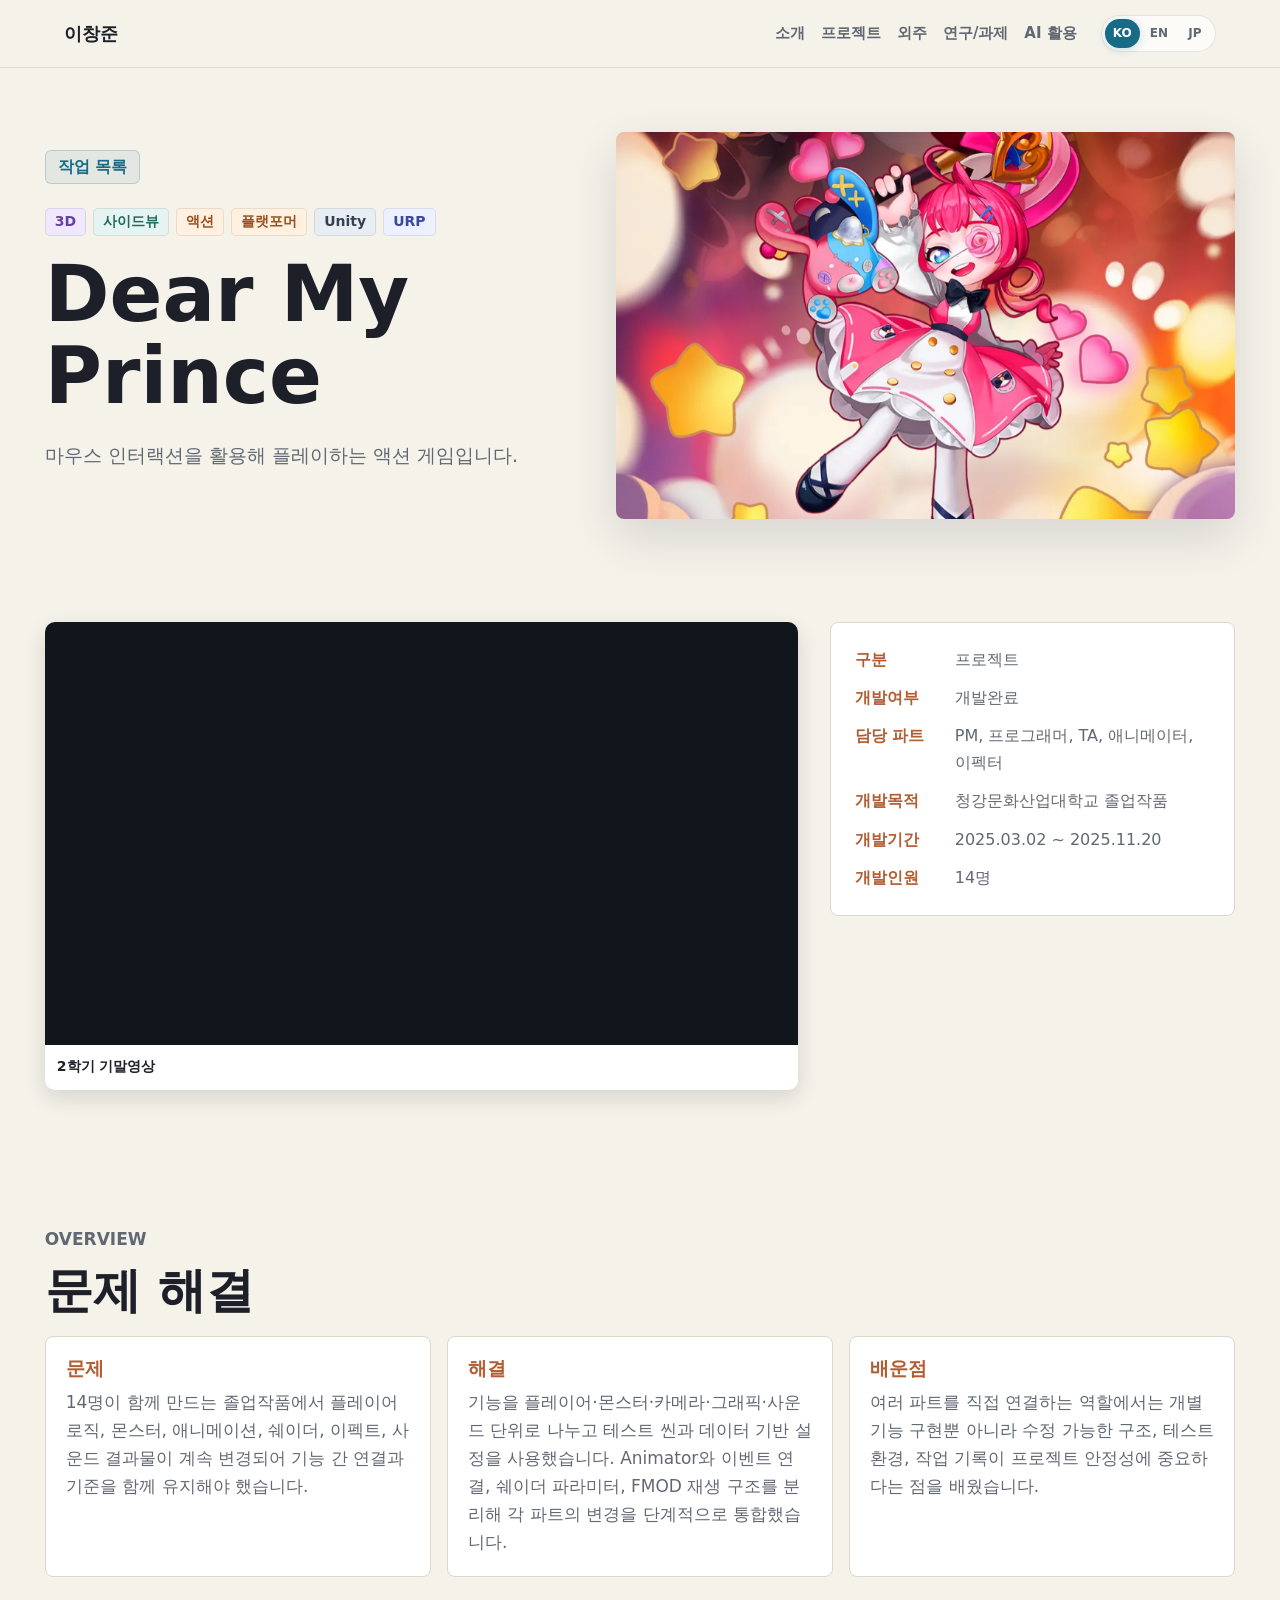
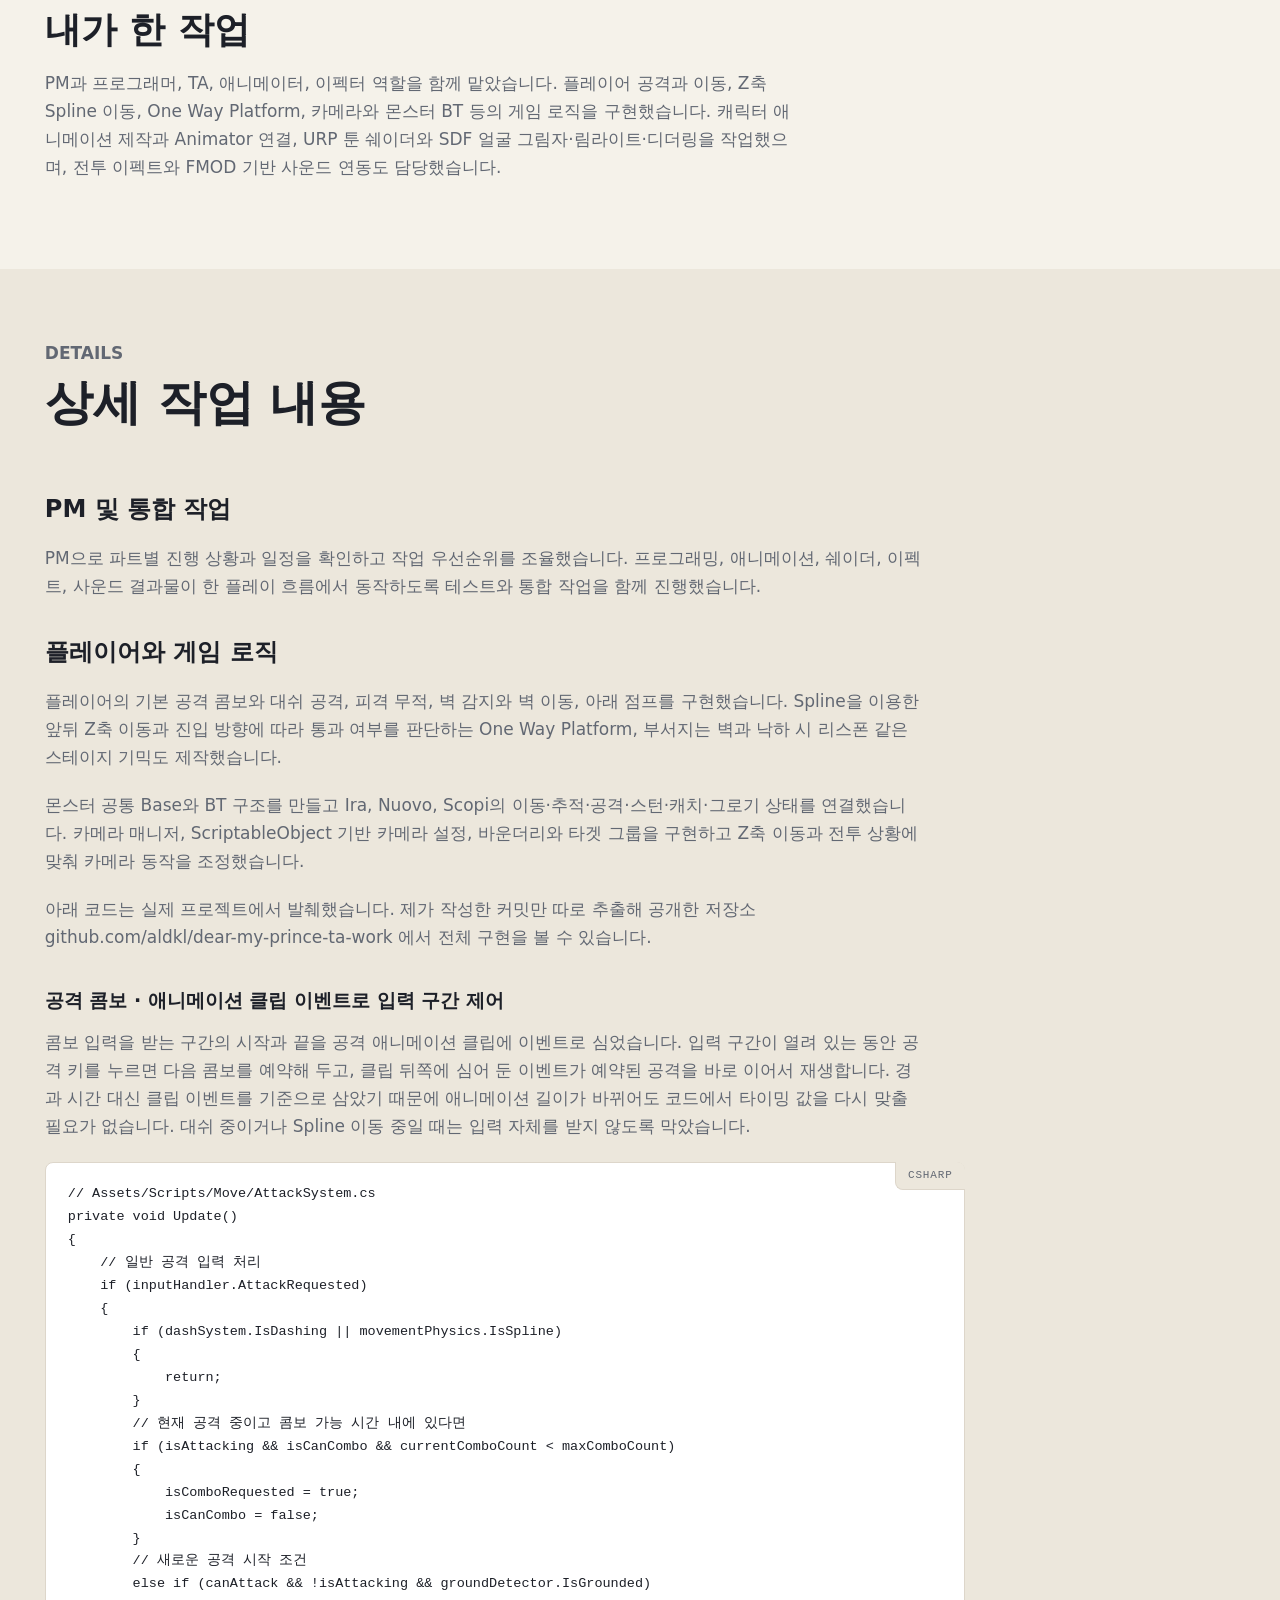
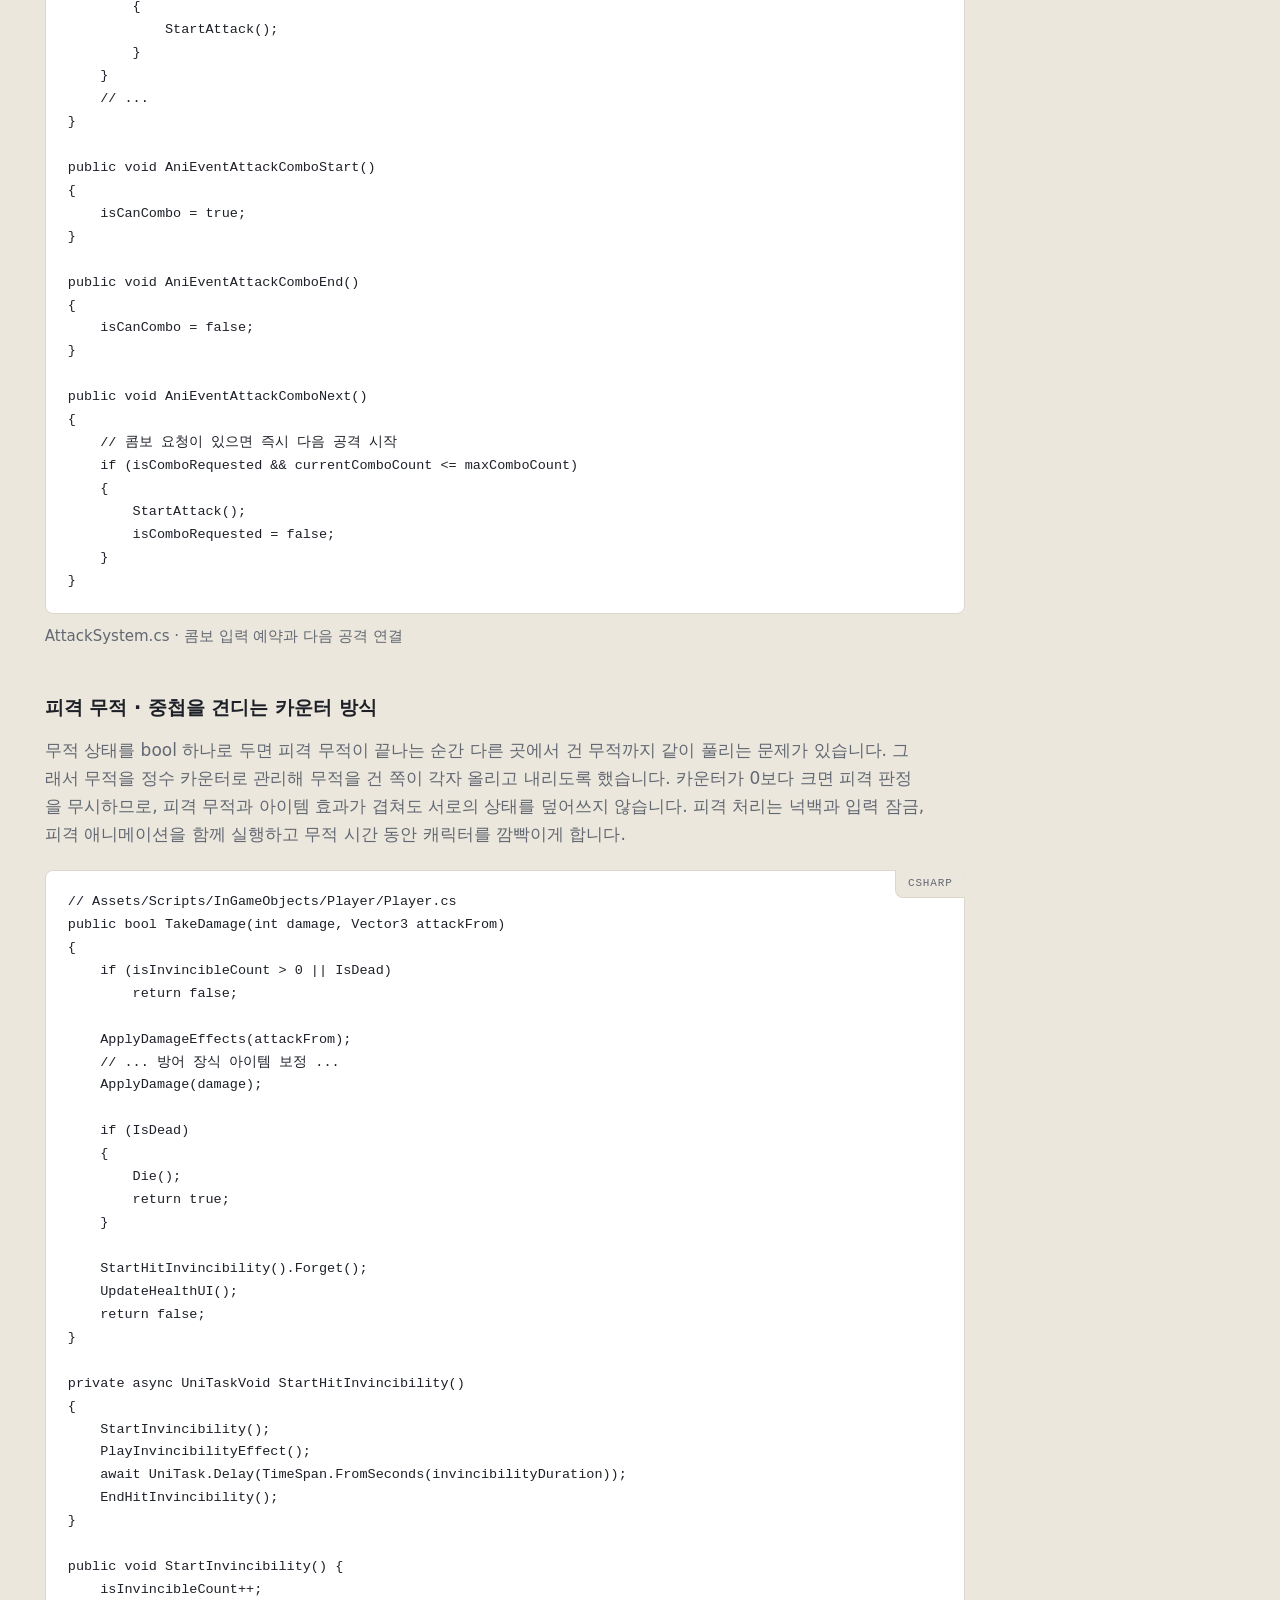
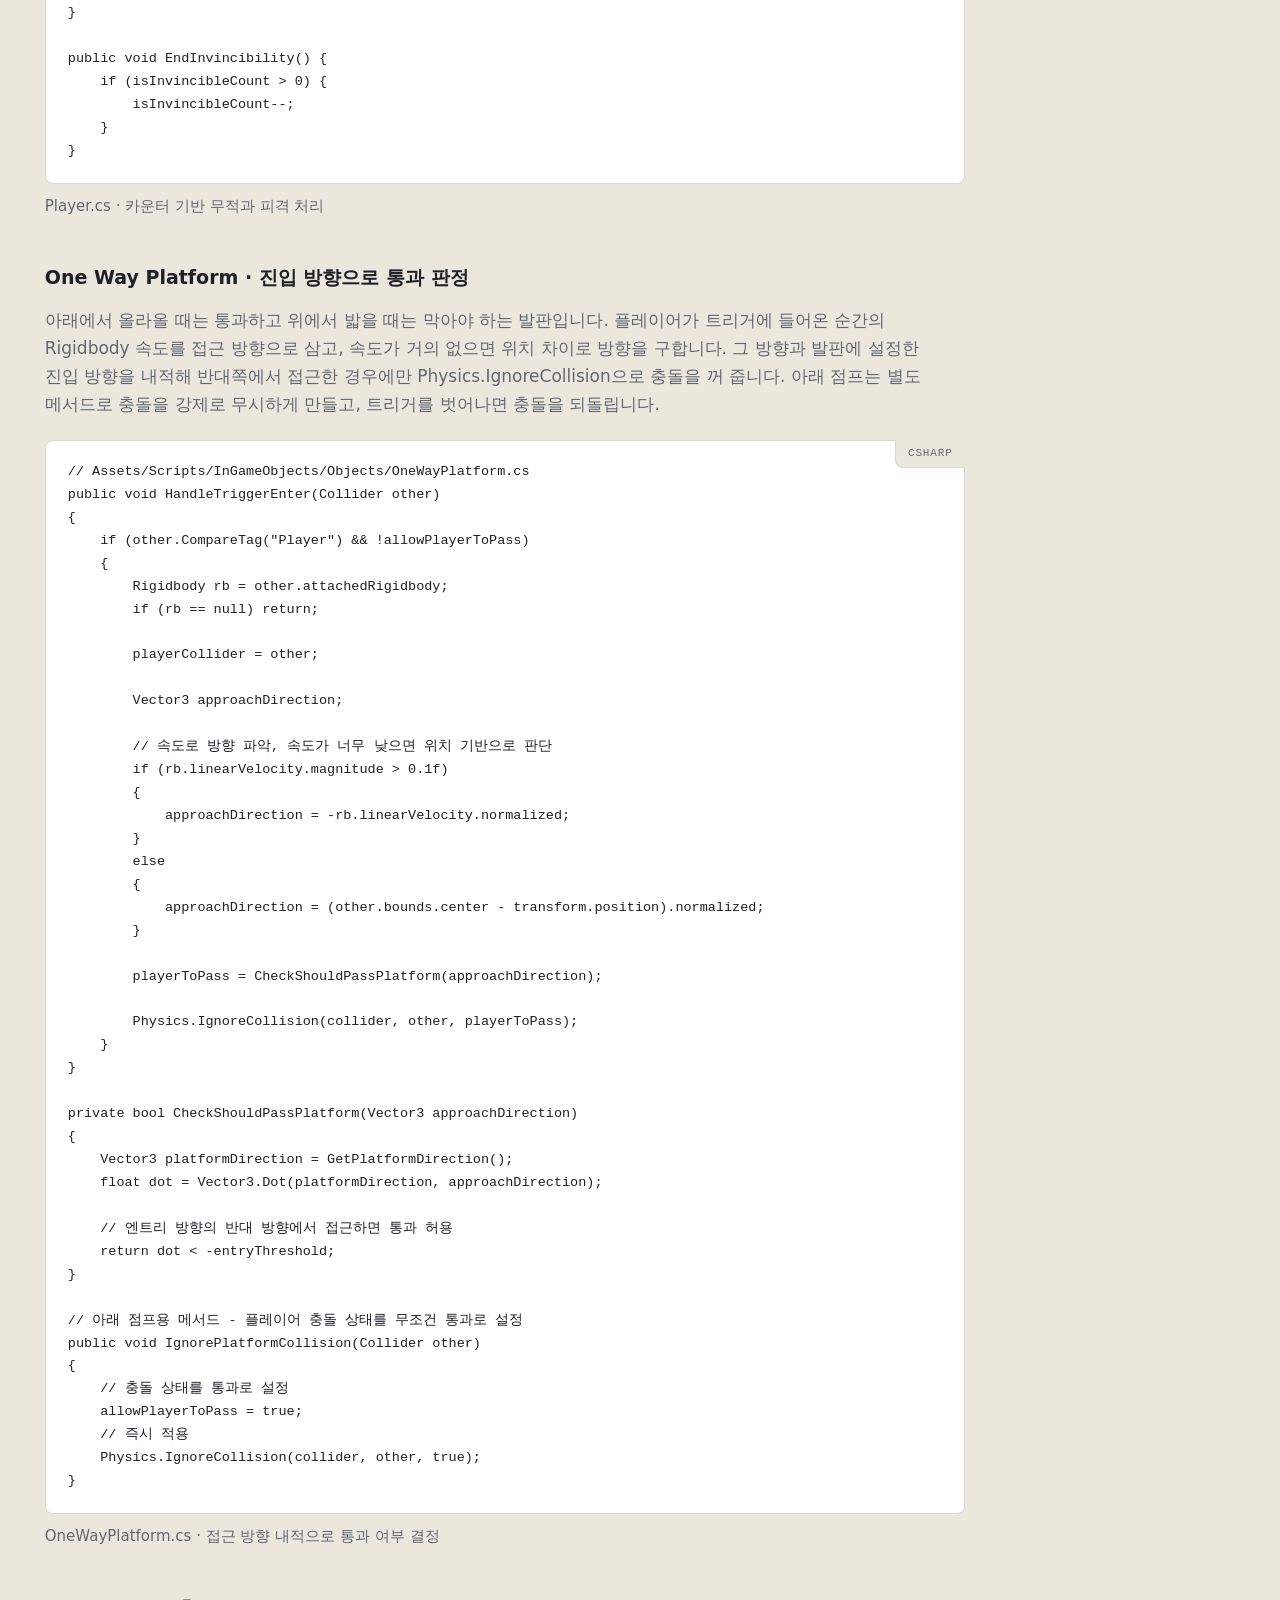
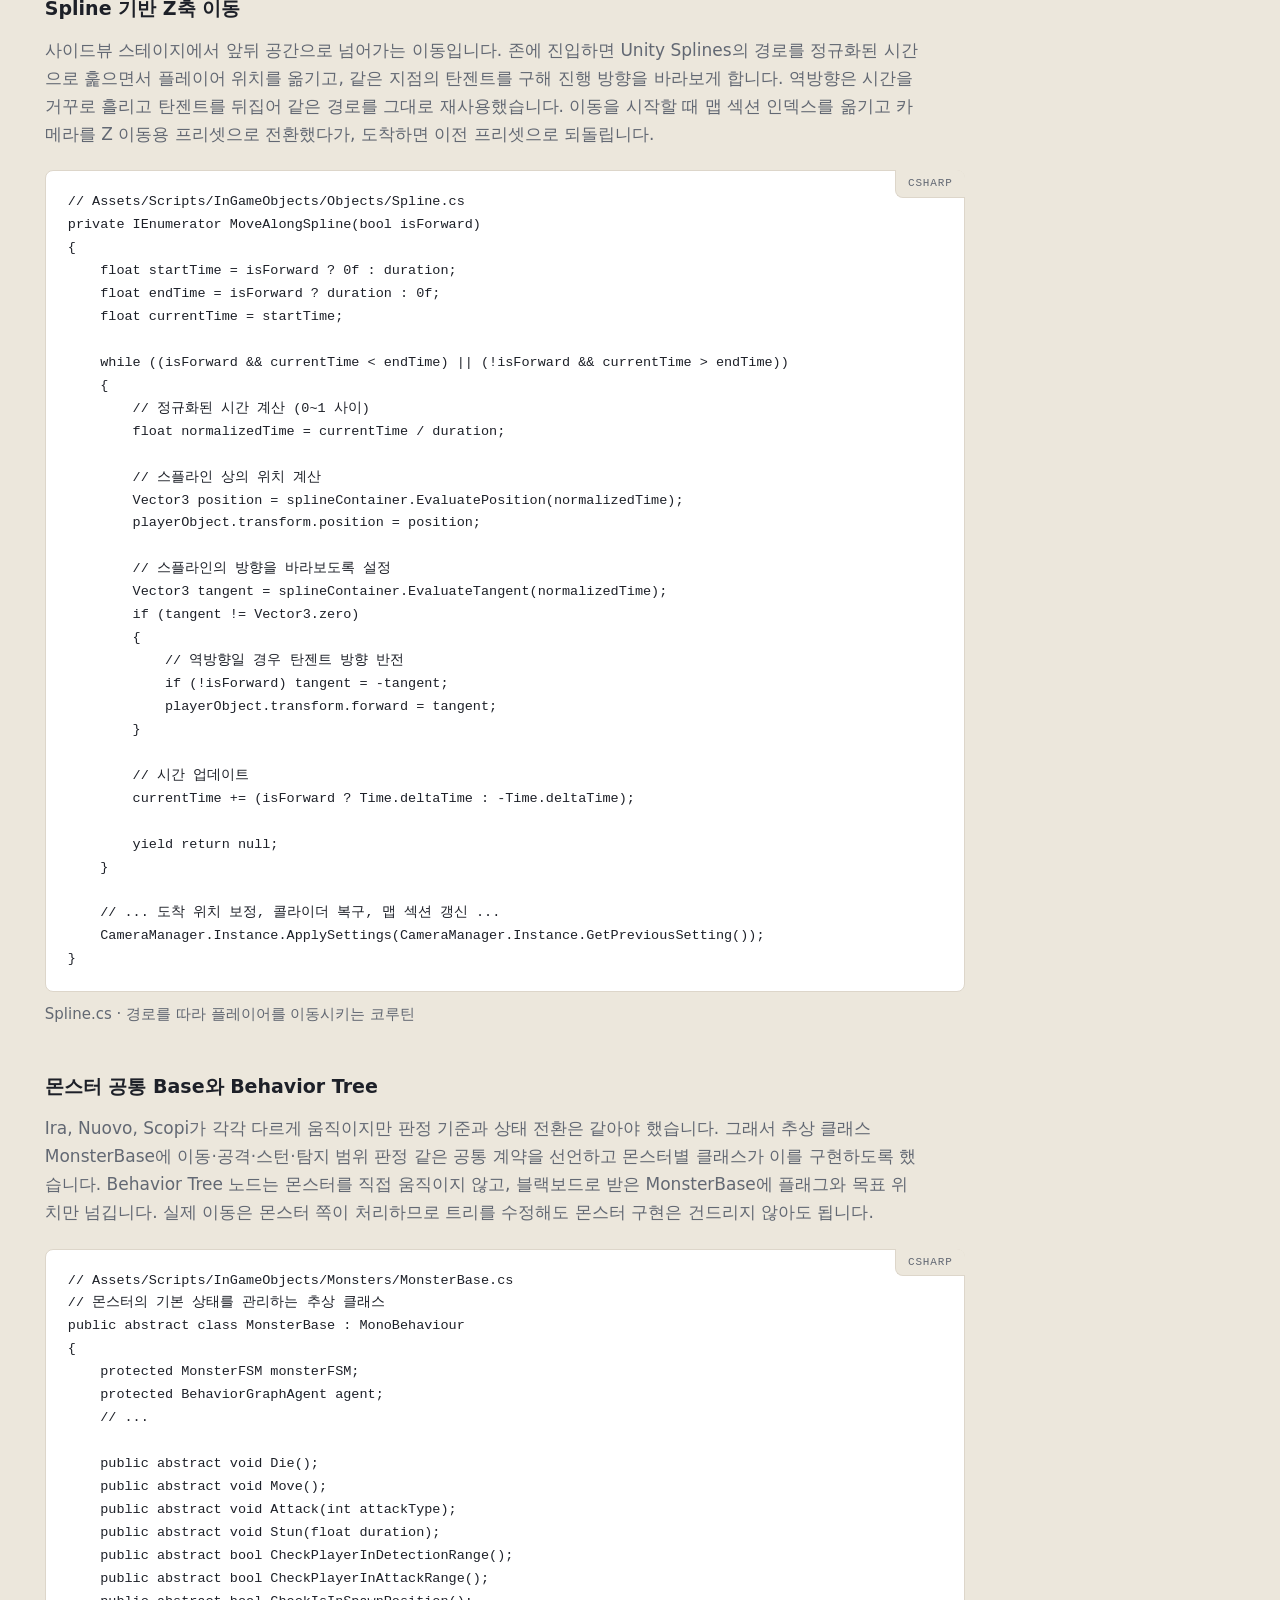
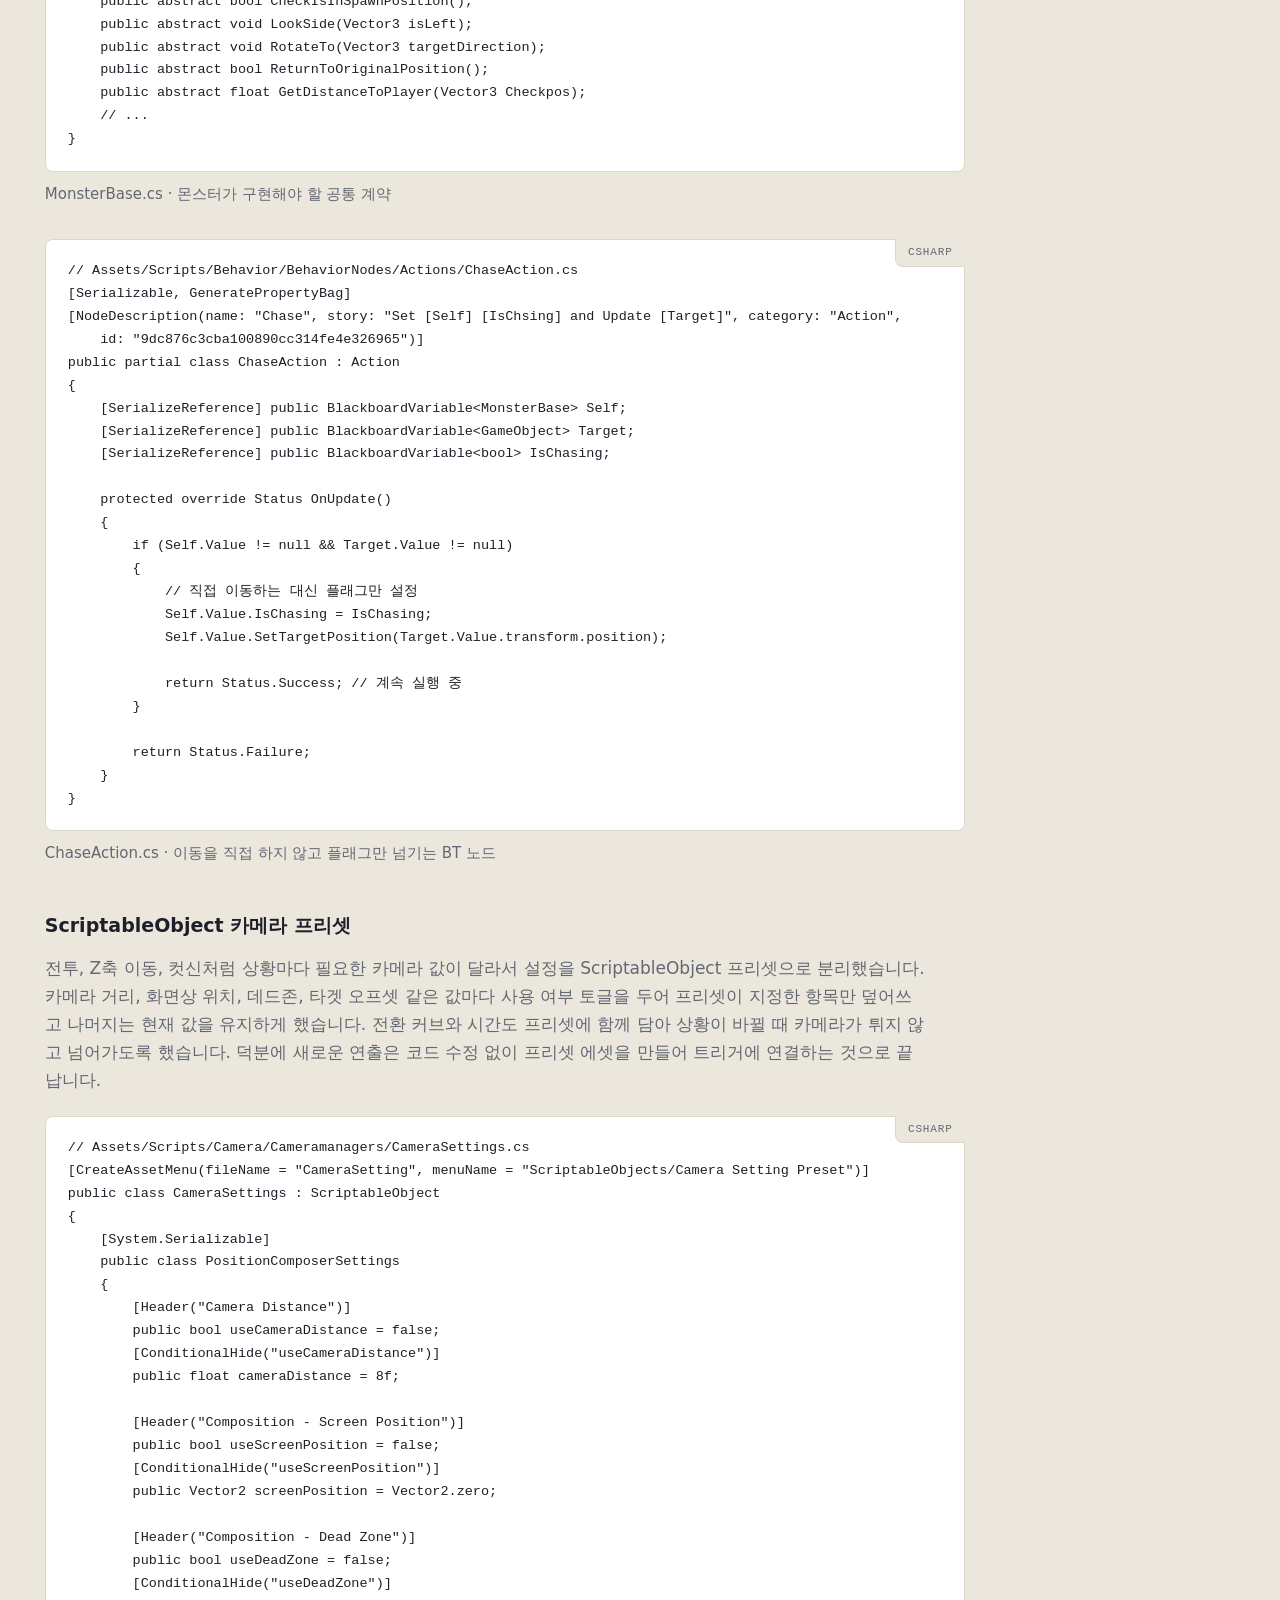
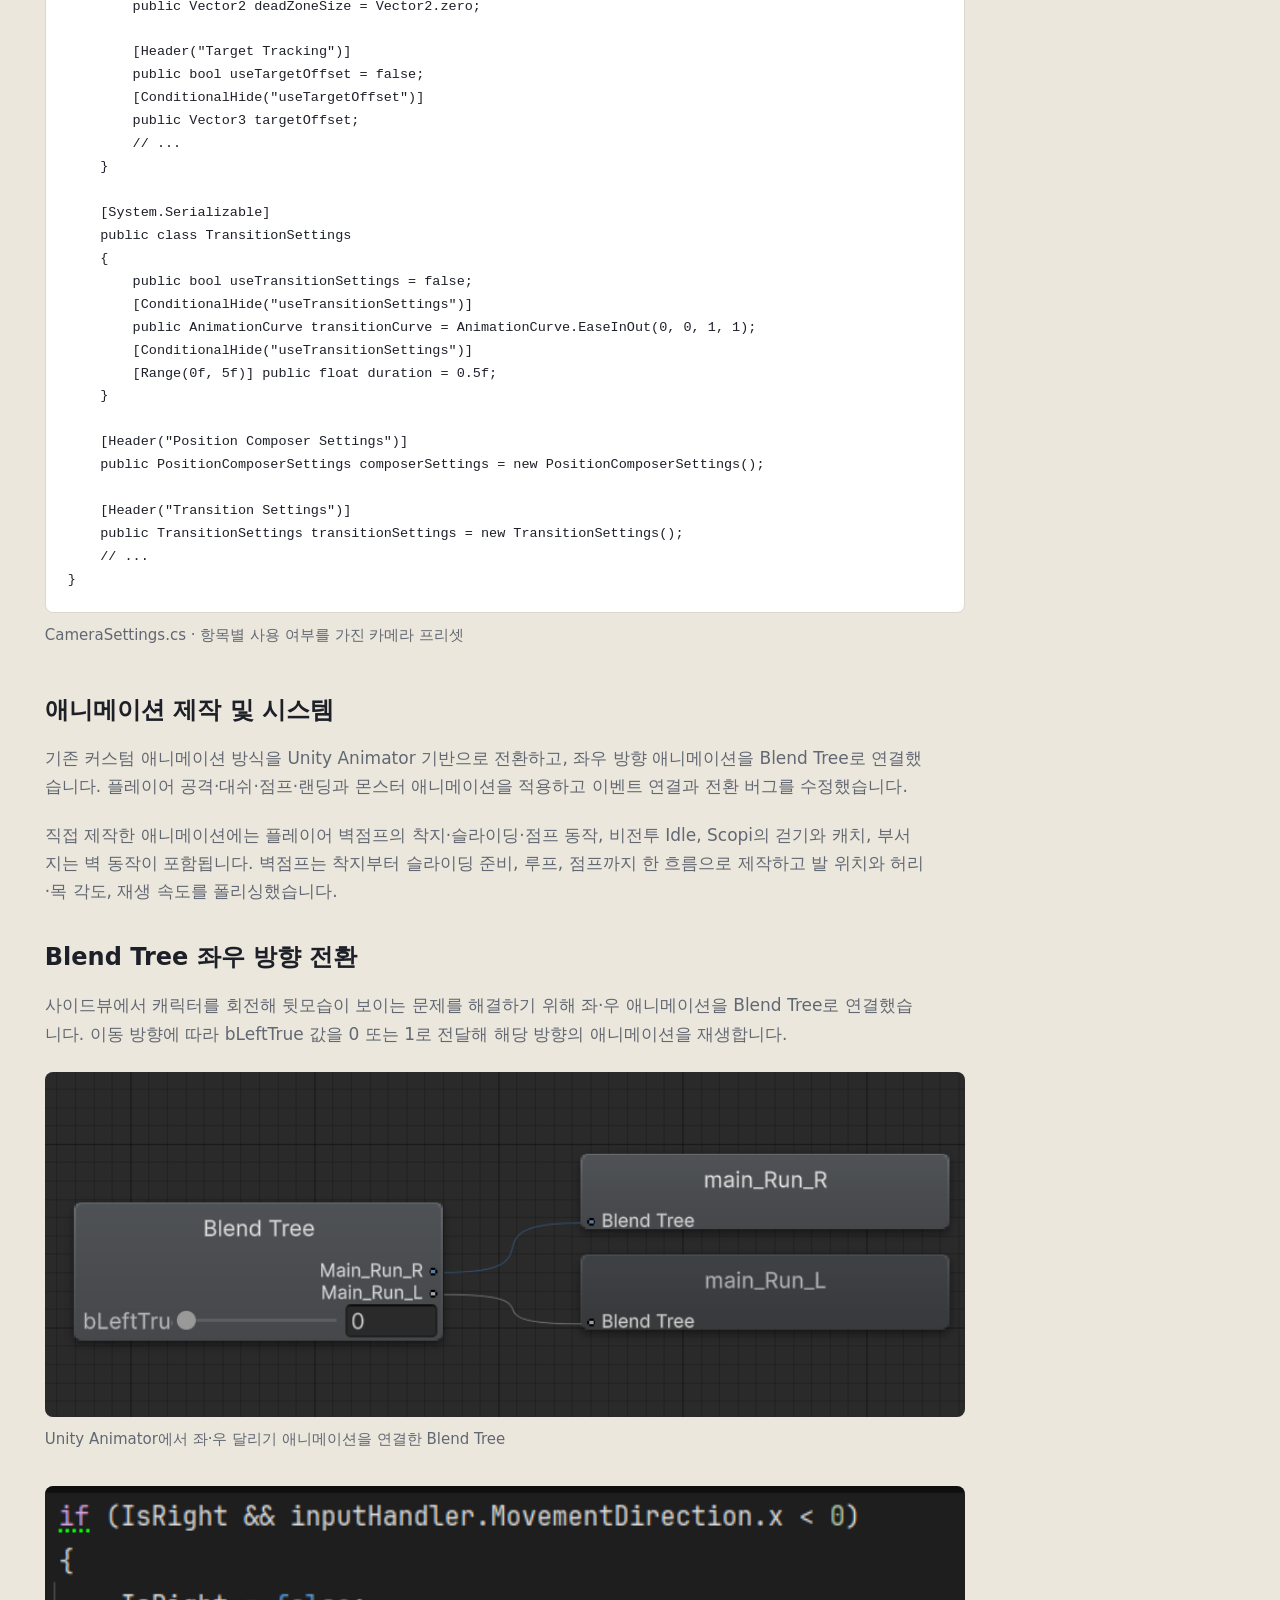
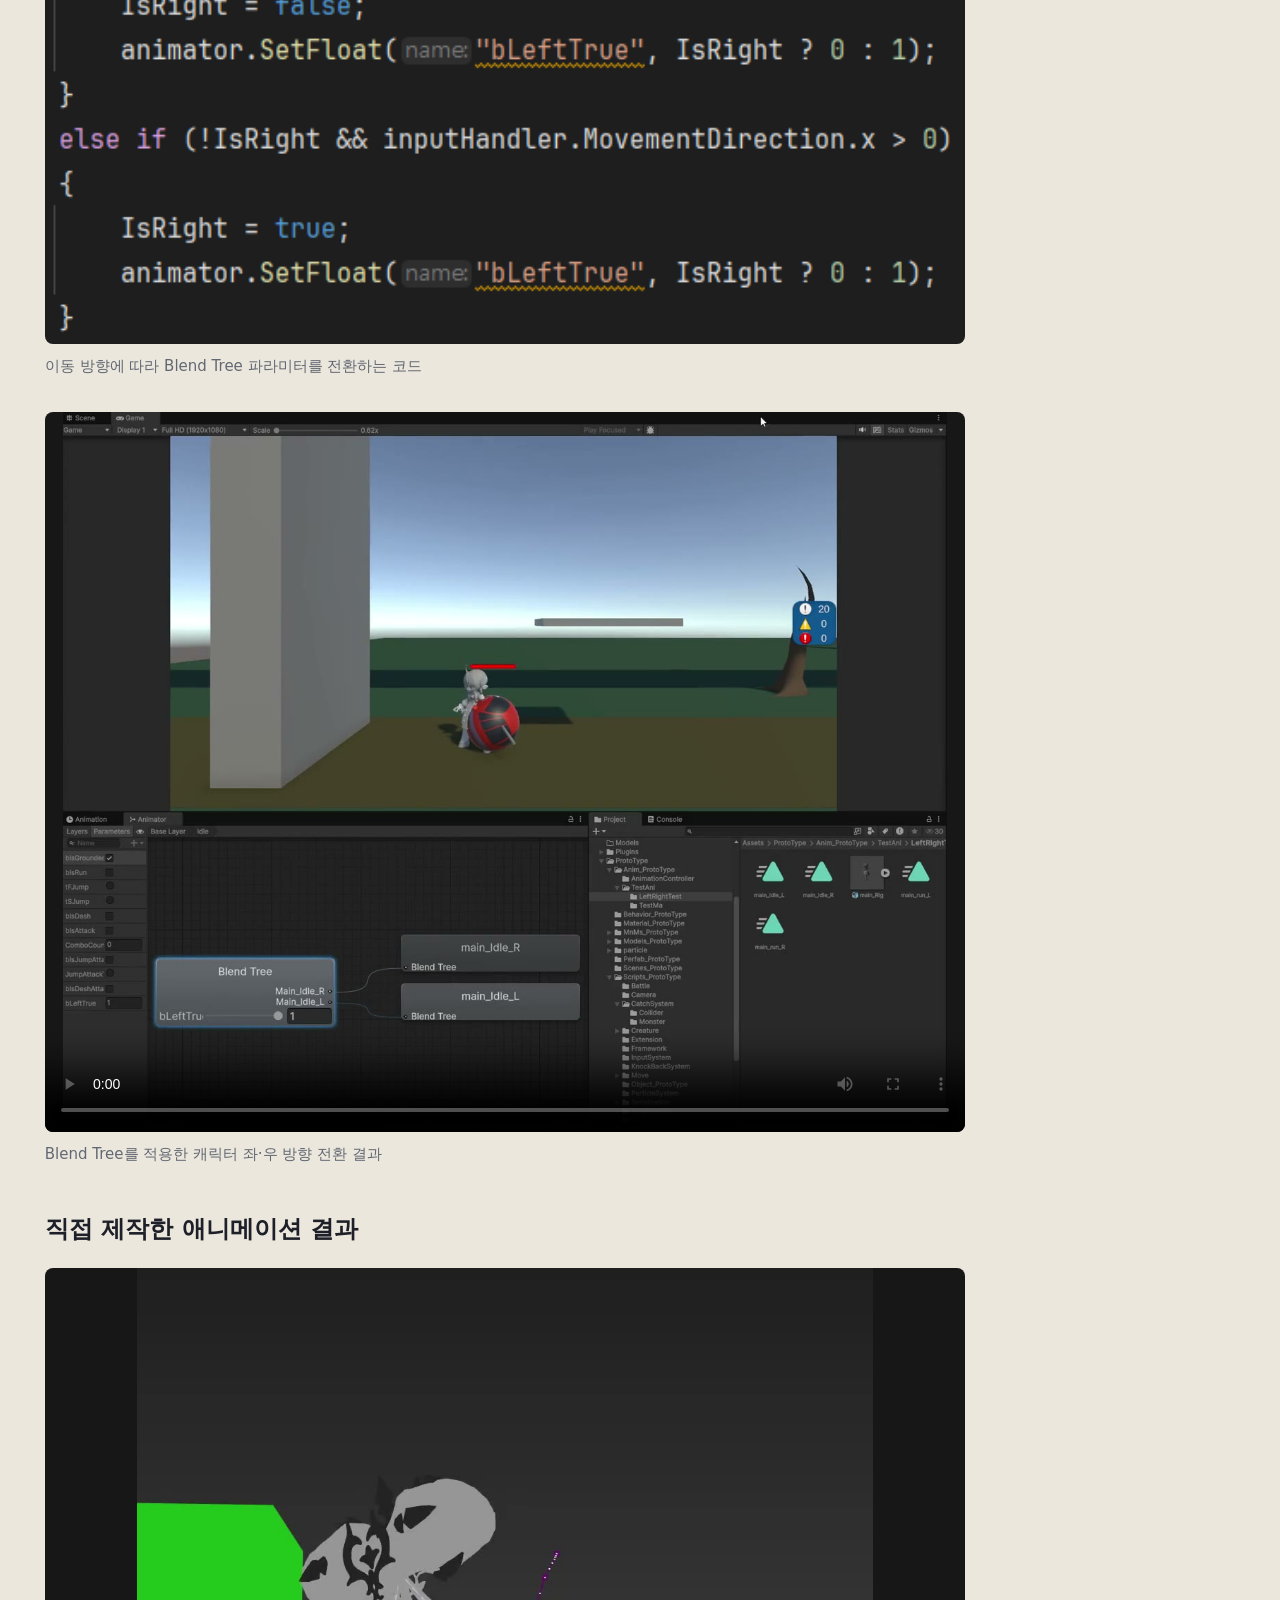
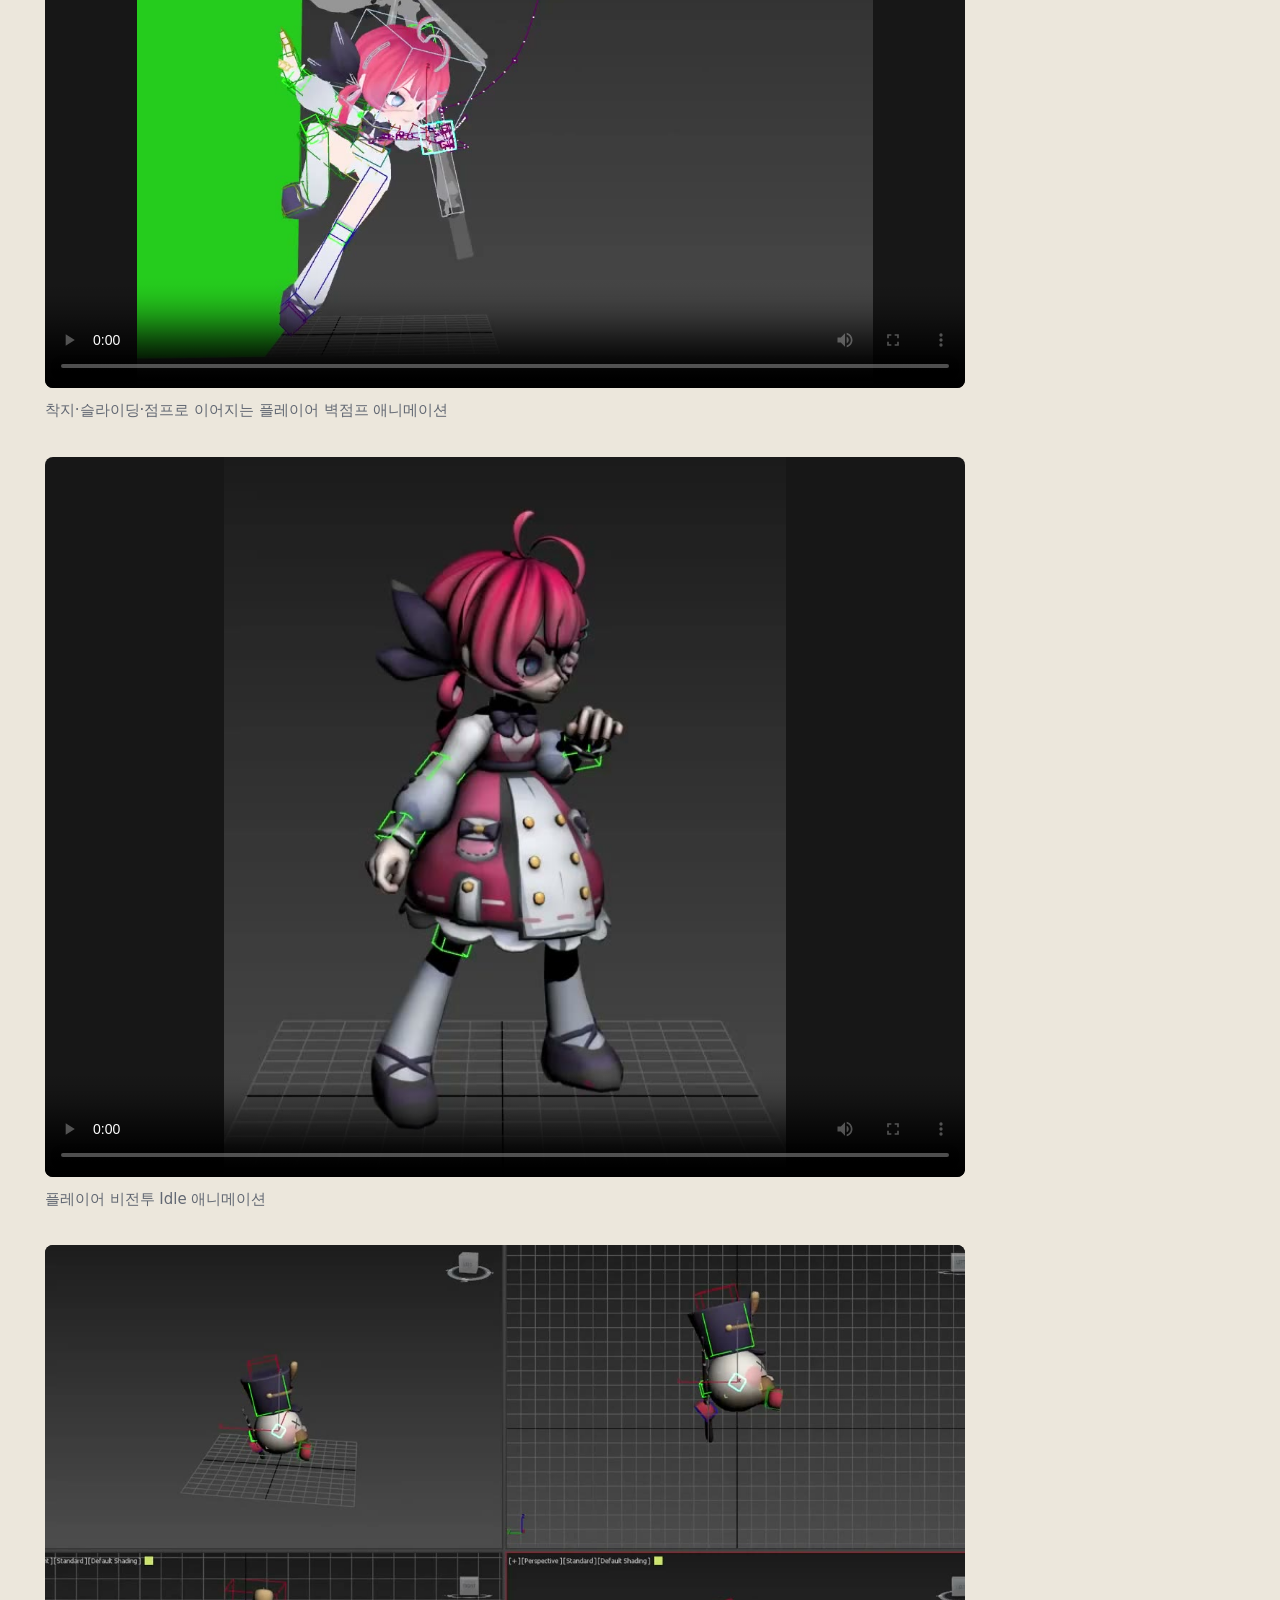
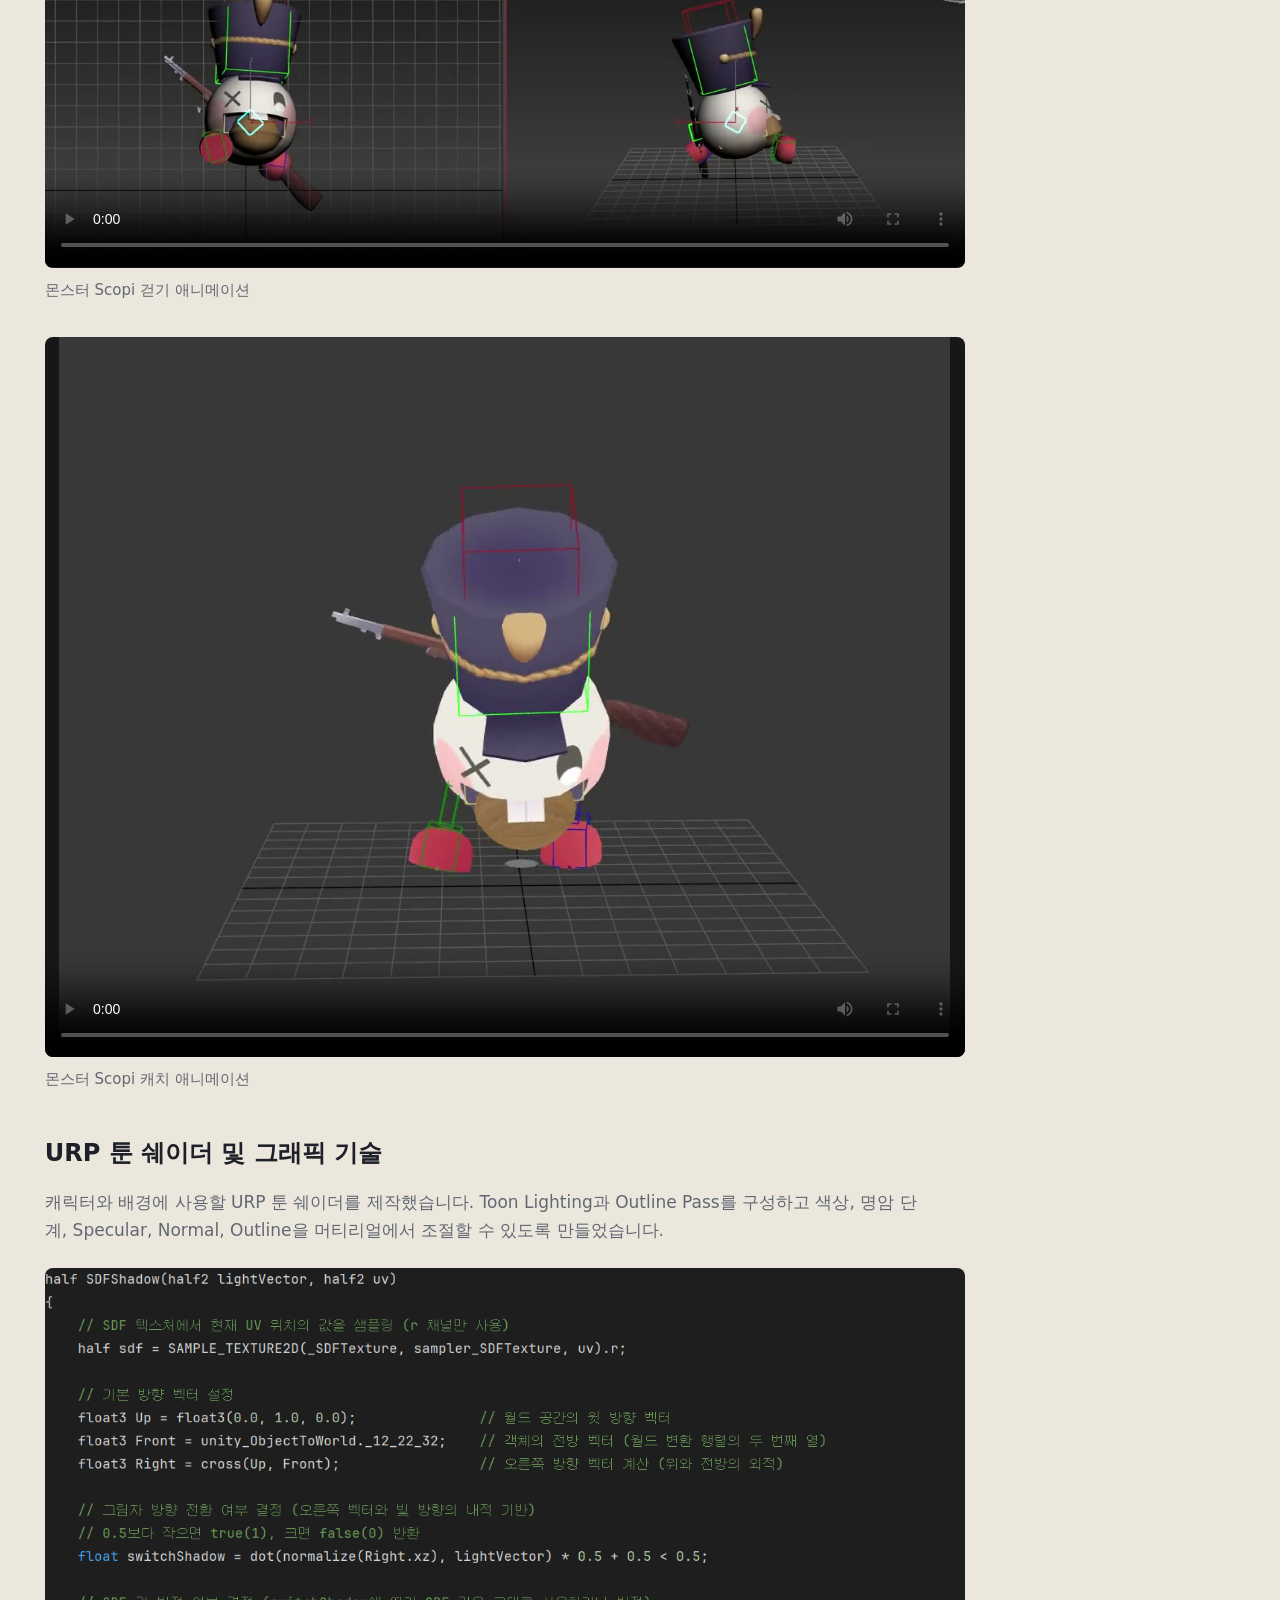
<file: project.html>
<!doctype html>
<html lang="ko">
  <head>
    <meta charset="utf-8">
    <meta name="viewport" content="width=device-width, initial-scale=1">
    <meta name="description" content="이창준 포트폴리오 프로젝트 상세">
    <title>Project | 이창준 Portfolio</title>
    <link rel="canonical" href="https://aldkl.github.io/Portfolio/project.html">
    <meta name="robots" content="index, follow, max-image-preview:large">
    <meta name="author" content="이창준">

    <meta property="og:type" content="article">
    <meta property="og:site_name" content="이창준 Portfolio">
    <meta property="og:url" content="https://aldkl.github.io/Portfolio/project.html">
    <meta property="og:title" content="Project | 이창준 Portfolio">
    <meta property="og:description" content="이창준 포트폴리오 프로젝트 상세">
    <meta property="og:image" content="https://aldkl.github.io/Portfolio/assets/portfolio/memoria.png">
    <meta property="og:locale" content="ko_KR">
    <meta name="twitter:card" content="summary_large_image">

    <link rel="stylesheet" href="styles.css?v=20260922a">
  </head>
  <body>
    <header class="site-header">
      <a class="brand" href="index.html#top" aria-label="이창준 포트폴리오 홈">이창준</a>
      <nav class="nav" aria-label="Primary navigation">
        <a href="index.html#top">소개</a>
        <a href="index.html#projects">프로젝트</a>
        <a href="index.html#freelance">외주</a>
        <a href="index.html#studies">연구/과제</a>
        <a href="index.html#ai-usage">AI 활용</a>
      </nav>
      <div class="language-switcher notranslate" aria-label="언어 선택">
        <button type="button" data-language="ko" lang="ko">KO</button>
        <button type="button" data-language="en" lang="en">EN</button>
        <button type="button" data-language="ja" lang="ja">JP</button>
      </div>
    </header>

    <main class="detail-page" data-project-detail>
      <section class="detail-hero" aria-labelledby="project-title">
        <div class="section__inner detail-hero__inner">
          <div>
            <a class="back-link" href="index.html#projects">작업 목록</a>
            <ul class="tag-list tag-list--detail" data-project-tags></ul>
            <h1 id="project-title" data-project-title>Project</h1>
            <p class="hero__copy" data-project-summary></p>
            <div class="project-links" data-project-links></div>
          </div>
          <img class="detail-hero__image" data-project-image alt="">
          <dl class="detail-specs" data-project-specs></dl>
        </div>
      </section>

      <section class="section" aria-labelledby="project-info-title">
        <div class="section__inner">
          <p class="section__label">Overview</p>
          <h2 id="project-info-title">문제 해결</h2>
          <div class="learning-grid">
            <section>
              <h3>문제</h3>
              <p data-project-problem></p>
            </section>
            <section>
              <h3>해결</h3>
              <p data-project-solution></p>
            </section>
            <section>
              <h3>배운점</h3>
              <p data-project-learned></p>
            </section>
          </div>
          <h2 class="subsection-title">내가 한 작업</h2>
          <p data-project-role></p>
        </div>
      </section>

      <section class="section section--muted" aria-labelledby="content-title">
        <div class="section__inner">
          <div class="section-heading">
            <div>
              <p class="section__label">Details</p>
              <h2 id="content-title" data-detail-content-title>상세 작업 내용</h2>
            </div>
          </div>
          <div data-project-content></div>
        </div>
      </section>
    </main>

    <footer id="contact" class="footer">
      <span>© 2026 이창준 Portfolio · wns0134@gmail.com</span>
    </footer>
    <script src="scripts/portfolio-data.js?v=20260922a"></script>
    <script src="scripts/work-content.js?v=20260922a"></script>
    <script src="scripts/tag-utils.js?v=20260922a"></script>
    <script src="scripts/render-project-detail.js?v=20260922a"></script>
    <script src="scripts/locales.js?v=20260922a"></script>
    <script src="scripts/i18n.js"></script>
  </body>
</html>
</file>
<file: styles.css>
:root {
  color-scheme: light;
  --bg: #f5f2ea;
  --surface: #ffffff;
  --surface-soft: #ece7dc;
  --ink: #1d2028;
  --muted: #626873;
  --line: #ddd6ca;
  --accent: #176b87;
  --accent-strong: #10485b;
  --warm: #b25d32;
  --shadow: 0 18px 48px rgba(29, 32, 40, 0.14);
}

* {
  box-sizing: border-box;
}

html {
  scroll-behavior: smooth;
}

body {
  margin: 0;
  background: var(--bg);
  color: var(--ink);
  font-family:
    "Pretendard", "Noto Sans KR", Inter, system-ui, -apple-system, BlinkMacSystemFont,
    "Segoe UI", sans-serif;
  line-height: 1.65;
}

img {
  display: block;
  max-width: 100%;
}

a {
  color: inherit;
  text-decoration: none;
}

.site-header {
  position: sticky;
  top: 0;
  z-index: 20;
  display: flex;
  align-items: center;
  justify-content: space-between;
  gap: 24px;
  min-height: 68px;
  padding: 0 clamp(20px, 5vw, 72px);
  border-bottom: 1px solid rgba(29, 32, 40, 0.1);
  background: rgba(245, 242, 234, 0.92);
  backdrop-filter: blur(16px);
}

.brand {
  font-size: 18px;
  font-weight: 850;
}

.nav {
  display: flex;
  flex-wrap: wrap;
  justify-content: flex-end;
  gap: 16px;
  color: var(--muted);
  font-size: 15px;
  font-weight: 750;
  margin-left: auto;
}

.language-switcher {
  display: flex;
  align-items: center;
  gap: 2px;
  padding: 3px;
  border: 1px solid rgba(29, 32, 40, 0.1);
  border-radius: 999px;
  background: rgba(255, 255, 255, 0.62);
}

.language-switcher button {
  min-width: 34px;
  padding: 5px 8px;
  border: 0;
  border-radius: 999px;
  background: transparent;
  color: var(--muted);
  font: inherit;
  font-size: 12px;
  font-weight: 800;
  cursor: pointer;
}

.language-switcher button:hover,
.language-switcher button:focus-visible {
  background: var(--surface-soft);
  color: var(--accent);
}

.language-switcher button[aria-pressed="true"] {
  background: var(--accent);
  color: #fff;
  box-shadow: 0 2px 8px rgba(23, 107, 135, 0.22);
}

.nav a:hover,
.nav a:focus-visible,
.project a:not(.project-detail-link):hover,
.project a:not(.project-detail-link):focus-visible,
.contact-panel a:hover,
.contact-panel a:focus-visible {
  color: var(--accent);
}

.hero {
  display: grid;
  grid-template-columns: minmax(0, 1.05fr) minmax(320px, 0.95fr);
  align-items: center;
  gap: clamp(28px, 5vw, 76px);
  min-height: calc(82svh - 68px);
  padding: clamp(36px, 5vw, 64px) clamp(20px, 3.5vw, 48px) clamp(40px, 5vw, 68px);
  overflow: hidden;
}

.hero__media {
  min-height: 360px;
  border-radius: 8px;
  box-shadow: var(--shadow);
  overflow: hidden;
}

.hero__media img {
  width: 100%;
  height: 100%;
  min-height: 360px;
  object-fit: cover;
}

.hero--profile .hero__media {
  justify-self: center;
  width: min(100%, 460px);
  min-height: auto;
}

.hero--profile .hero__media img {
  aspect-ratio: 4 / 5;
  min-height: auto;
  object-position: 50% 40%;
}

.hero__content {
  max-width: 760px;
}

.eyebrow,
.section__label {
  margin: 0 0 10px;
  color: var(--accent);
  font-size: 14px;
  font-weight: 850;
  letter-spacing: 0;
  text-transform: uppercase;
}

h1,
h2,
h3,
p,
figure {
  margin-top: 0;
}

h1 {
  margin-bottom: 22px;
  font-size: clamp(42px, 6.6vw, 78px);
  line-height: 1.05;
}

.hero-title {
  max-width: 680px;
  word-break: keep-all;
}

.hero-title span {
  display: block;
}

.hero-title__name {
  letter-spacing: -0.015em;
}

.hero-title__role {
  margin-top: 12px;
  color: var(--accent-strong);
  font-size: clamp(24px, 2.8vw, 36px);
  font-weight: 850;
  line-height: 1.24;
}

h2 {
  margin-bottom: 18px;
  font-size: clamp(30px, 4vw, 48px);
  line-height: 1.16;
}

h3 {
  margin-bottom: 10px;
  font-size: 22px;
  line-height: 1.2;
}

.hero__copy {
  max-width: 620px;
  margin-bottom: 30px;
  color: var(--muted);
  font-size: 19px;
}

.plain-contact {
  margin: 18px 0 0;
  color: var(--ink);
  font-size: 17px;
  font-weight: 760;
  user-select: text;
}

.hero__actions {
  display: flex;
  flex-wrap: wrap;
  gap: 10px;
}

.button {
  display: inline-flex;
  align-items: center;
  justify-content: center;
  min-height: 46px;
  padding: 0 18px;
  border: 1px solid var(--accent);
  border-radius: 6px;
  background: var(--accent);
  color: #ffffff;
  font-weight: 850;
}

.button:hover,
.button:focus-visible {
  background: var(--accent-strong);
  border-color: var(--accent-strong);
}

.button--ghost {
  background: transparent;
  color: var(--accent);
}

.button--ghost:hover,
.button--ghost:focus-visible {
  background: rgba(23, 107, 135, 0.1);
  color: var(--accent-strong);
}

.section {
  padding: clamp(44px, 5.5vw, 76px) clamp(20px, 3.5vw, 48px);
}

.section--muted {
  background: var(--surface-soft);
}

.section__inner {
  width: min(100%, 1400px);
  margin: 0 auto;
}

.section p {
  max-width: 760px;
  color: var(--muted);
  font-size: 17px;
}

.section-heading {
  display: flex;
  align-items: end;
  justify-content: space-between;
  gap: 28px;
  margin-bottom: 28px;
}

.section-heading p {
  max-width: 420px;
  margin-bottom: 8px;
}

.skills-section {
  background: var(--bg);
  color: var(--ink);
}

.skills-section .section__label {
  color: var(--accent);
}

.skills-section .section-heading p {
  color: var(--muted);
}

.skills-layout {
  display: grid;
  grid-template-columns: minmax(0, 1.55fr) minmax(240px, 0.65fr);
  gap: clamp(36px, 6vw, 80px);
  align-items: start;
}

.skills-column {
  display: grid;
  gap: clamp(26px, 3vw, 36px);
}

.skills-column .skills-block + .skills-block {
  padding-top: clamp(24px, 3vw, 32px);
  border-top: 1px solid var(--line);
}

.skills-subtitle {
  margin-bottom: 18px;
  color: var(--muted);
  font-size: 15px;
  letter-spacing: 0.04em;
}

.tool-grid,
.language-list {
  margin: 0;
  padding: 0;
  list-style: none;
}

.tool-grid {
  display: grid;
  grid-template-columns: repeat(auto-fill, minmax(min(100%, 190px), 1fr));
  gap: 12px;
}

.tool-card {
  display: flex;
  align-items: center;
  gap: 10px;
  min-height: 64px;
  padding: 12px 14px;
  border: 1px solid var(--line);
  border-radius: 8px;
  background: rgba(255, 255, 255, 0.5);
  font-weight: 800;
}

.tool-card img {
  flex: 0 0 auto;
  width: 24px;
  height: 24px;
  opacity: 0.92;
  object-fit: contain;
}

.tool-name {
  flex: 1 1 auto;
  line-height: 1.3;
  overflow-wrap: anywhere;
}

.skill-level {
  flex: 0 0 auto;
  padding: 3px 7px;
  border: 1px solid rgba(23, 107, 135, 0.28);
  border-radius: 999px;
  color: var(--accent);
  font-size: 10px;
  font-weight: 850;
  line-height: 1.2;
}

.skill-level--primary {
  border-color: rgba(23, 107, 135, 0.48);
  background: rgba(23, 107, 135, 0.09);
  color: var(--accent-strong);
}

.skill-level--basic {
  border-color: rgba(98, 104, 115, 0.22);
  color: var(--muted);
}

.language-list {
  display: flex;
  flex-wrap: wrap;
  gap: 10px;
}

.language-list li {
  display: inline-flex;
  align-items: center;
  gap: 9px;
  min-width: 0;
  padding: 4px 0;
  border: 0;
  border-radius: 0;
  color: var(--ink);
  font-size: 18px;
  font-weight: 850;
  text-align: center;
}

.language-list .skill-level {
  font-size: 9px;
}

.skills-subtitle--spaced {
  margin-top: 28px;
}

.certificate-list {
  display: grid;
  gap: 12px;
  margin: 0;
  padding: 0;
  list-style: none;
}

.certificate-list li {
  display: grid;
  gap: 3px;
}

.certificate-name {
  color: var(--ink);
  font-size: 18px;
  font-weight: 850;
}

.certificate-meta {
  color: var(--muted);
  font-size: 14px;
}

.capabilities {
  margin-top: clamp(48px, 7vw, 76px);
  padding-top: clamp(34px, 5vw, 52px);
  border-top: 1px solid var(--line);
}

.capabilities-section .capabilities {
  margin-top: 0;
  padding-top: 0;
  border-top: 0;
}

.home-main {
  display: flex;
  flex-direction: column;
}

.home-main .hero {
  order: 1;
}

.home-main .skills-section {
  order: 2;
}

.home-main #projects {
  order: 3;
}

.home-main #freelance {
  order: 4;
}

.home-main #studies {
  order: 5;
}

.home-main #ai-usage {
  order: 6;
}

.capabilities-heading {
  display: flex;
  align-items: end;
  justify-content: space-between;
  gap: 24px;
  margin-bottom: 22px;
}

.capabilities-heading h3,
.capabilities-heading p {
  margin-bottom: 0;
}

.capabilities-heading h3 {
  font-size: clamp(24px, 3vw, 34px);
}

.capabilities-heading p {
  color: var(--muted);
  font-size: 15px;
}

.capability-grid {
  display: grid;
  grid-template-columns: repeat(3, minmax(0, 1fr));
  gap: 12px;
}

.capability-grid--compact .capability-card {
  min-height: 0;
}

.capability-grid--compact .capability-card > span {
  margin-bottom: 14px;
}

.capability-card {
  min-height: 220px;
  padding: 22px;
  border: 1px solid var(--line);
  border-radius: 8px;
  background: rgba(255, 255, 255, 0.5);
}

.capability-card > span {
  display: block;
  margin-bottom: 28px;
  color: var(--accent);
  font-size: 13px;
  font-weight: 850;
}

.capability-card h3 {
  margin-bottom: 12px;
  font-size: 19px;
}

.capability-card p {
  margin-bottom: 0;
  color: var(--muted);
  font-size: 15px;
  line-height: 1.65;
}

.intro-grid,
.split-section {
  display: grid;
  grid-template-columns: minmax(0, 1fr) minmax(300px, 0.72fr);
  gap: clamp(28px, 5vw, 72px);
  align-items: center;
}

.split-section--reverse {
  grid-template-columns: minmax(300px, 0.74fr) minmax(0, 1fr);
}

.contact-panel {
  display: grid;
  gap: 10px;
  padding: 28px;
  border: 1px solid var(--line);
  border-radius: 8px;
  background: var(--surface);
}

.contact-panel span {
  color: var(--warm);
  font-size: 14px;
  font-weight: 850;
  text-transform: uppercase;
}

.contact-panel a {
  overflow-wrap: anywhere;
  color: var(--ink);
  font-size: 18px;
  font-weight: 760;
}

.timeline,
.compact-list {
  display: grid;
  gap: 9px;
  margin: 0;
  padding: 0;
  list-style: none;
}

.timeline {
  grid-template-columns: repeat(2, minmax(0, 1fr));
}

.timeline--stacked {
  grid-template-columns: 1fr;
}

.timeline li,
.compact-list li {
  position: relative;
  padding-left: 18px;
  color: var(--muted);
  font-size: 16px;
}

.timeline--stacked li {
  color: var(--ink);
  font-weight: 650;
}

.timeline li::before,
.compact-list li::before {
  position: absolute;
  left: 0;
  top: 0.72em;
  width: 6px;
  height: 6px;
  border-radius: 999px;
  background: var(--warm);
  content: "";
}

.project-grid {
  display: grid;
  grid-template-columns: repeat(3, minmax(0, 1fr));
  gap: 18px;
}

.project {
  display: flex;
  min-height: 100%;
  flex-direction: column;
  border: 1px solid var(--line);
  border-radius: 8px;
  background: var(--surface);
  overflow: hidden;
}

.project--featured {
  grid-column: span 2;
}

.project img {
  width: 100%;
  aspect-ratio: 16 / 9;
  object-fit: cover;
  background: #d9d4ca;
}

/* 대표 프로젝트 옆 카드의 이미지가 남는 세로 공간을 채우도록 늘린다. */
.project--flower-girl .project__image-link {
  display: flex;
  flex: 1 1 auto;
  min-height: 200px;
}

.project--flower-girl img {
  height: 100%;
  aspect-ratio: auto;
  object-position: center 30%;
}

.project--flower-girl .project__body {
  flex: 0 0 auto;
}

.project__image-link {
  display: block;
}

.project__body {
  display: flex;
  flex: 1;
  flex-direction: column;
  padding: 22px;
}

.project__body p {
  margin-bottom: 18px;
  font-size: 16px;
}

.project-links {
  display: flex;
  flex-wrap: wrap;
  gap: 8px;
  padding-top: 10px;
}

.detail-hero .project-links:has(.video-embed-card) {
  display: grid;
  grid-template-columns: repeat(auto-fit, minmax(min(100%, 420px), 1fr));
  gap: 16px;
  width: 100%;
  max-width: none;
  padding-top: 0;
}

.detail-hero .project-links:has(.video-embed-card) > a {
  grid-column: 1 / -1;
  justify-self: start;
  min-height: 28px;
  padding: 0 9px;
  font-size: 13px;
}

.project-links a,
.project-detail-link,
.back-link {
  display: inline-flex;
  align-items: center;
  justify-content: center;
  min-height: 34px;
  padding: 0 12px;
  border: 1px solid rgba(23, 107, 135, 0.22);
  border-radius: 6px;
  background: rgba(23, 107, 135, 0.08);
  color: var(--accent);
  font-weight: 850;
}

.video-embed-card {
  margin: 0;
  overflow: hidden;
  border-radius: 10px;
  background: var(--surface);
  box-shadow: 0 8px 22px rgba(29, 32, 40, 0.14);
}

.video-embed-card iframe {
  display: block;
  width: 100%;
  aspect-ratio: 16 / 9;
  height: auto;
  border: 0;
  background: #11151c;
}

.video-embed-card figcaption {
  padding: 10px 12px 12px;
  color: var(--ink);
  font-size: 14px;
  font-weight: 850;
}

.project-detail-link {
  width: fit-content;
  margin-top: auto;
  background: var(--accent);
  color: #ffffff;
  transition: background-color 0.16s ease, box-shadow 0.16s ease, transform 0.16s ease;
}

.project-detail-link:hover,
.project-detail-link:focus-visible {
  background: var(--accent-strong);
  border-color: var(--accent-strong);
  color: #ffffff;
  box-shadow: 0 6px 16px rgba(23, 107, 135, 0.28);
  transform: translateY(-1px) scale(1.04);
}

@media (prefers-reduced-motion: reduce) {
  .project-detail-link {
    transition: none;
  }

  .project-detail-link:hover,
  .project-detail-link:focus-visible {
    transform: none;
  }
}

.project-details {
  display: grid;
  gap: 8px;
  margin: 0;
  padding: 14px 0 0;
  border-top: 1px solid var(--line);
}

.project-details div {
  display: grid;
  grid-template-columns: 72px minmax(0, 1fr);
  gap: 10px;
}

.project-details dt,
.project-details dd {
  margin: 0;
  color: var(--muted);
  font-size: 15px;
}

.project-details dt {
  color: var(--warm);
  font-weight: 850;
}

.tag-list {
  display: flex;
  flex-wrap: wrap;
  gap: 7px;
  margin: 0 0 14px;
  padding: 0;
  list-style: none;
}

.tag-list li {
  display: inline-flex;
  align-items: center;
  min-height: 28px;
  padding: 0 9px;
  border: 1px solid rgba(29, 32, 40, 0.1);
  border-radius: 5px;
  background: #eceff3;
  color: #4b5563;
  font-size: 14px;
  font-weight: 850;
}

.tag-list li.tag--dimension {
  background: #e5efff;
  color: #2557a7;
}

.tag-list li.tag-value--3d {
  background: #efe8ff;
  color: #6541a5;
}

.tag-list li.tag--view {
  background: #e6f4f1;
  color: #1d6b5f;
}

.tag-list li.tag-value--vr {
  background: #dcf3ff;
  color: #176182;
}

.tag-list li.tag--genre {
  background: #fff0df;
  color: #9a4e20;
}

.tag-list li.tag--engine {
  background: #edf0ff;
  color: #394a9c;
}

.tag-list li.tag-value--unity {
  background: #e8edf4;
  color: #354052;
}

.tag-list li.tag-value--unreal {
  background: #e8e8ee;
  color: #2f3341;
}

.tag-list li.tag-value--opengl {
  background: #edf7ff;
  color: #2c5f93;
}

.tag-list li.tag--tech {
  background: #eaf5e6;
  color: #3f6d2d;
}

.tag-list li.tag-value--shader {
  background: #f3eaf8;
  color: #74408a;
}

.tag-list li.tag-value--lighting {
  background: #fff6d9;
  color: #856114;
}

.tag-list li.tag-value--vfx {
  background: #ffe9ef;
  color: #9a3653;
}

.tag-list li.tag-value--tool,
.tag-list li.tag-value--editor {
  background: #e8f3ff;
  color: #285f91;
}

.tag-list li.tag--ai {
  background: #fdeef7;
  color: #8a2f6a;
}

.tag-list li.tag-value--python,
.tag-list li.tag-value--javascript,
.tag-list li.tag-value--maxscript,
.tag-list li.tag-value--3ds-max,
.tag-list li.tag-value--rigging,
.tag-list li.tag-value--web,
.tag-list li.tag-value--desktop,
.tag-list li.tag-value--ocr {
  background: #eef1f6;
  color: #3d4a63;
}

.section-intro {
  margin: -8px 0 28px;
}

.tag-list--detail {
  margin-bottom: 18px;
}

.showcase {
  margin-bottom: 0;
}

.showcase img {
  width: 100%;
  aspect-ratio: 4 / 3;
  border-radius: 8px;
  box-shadow: var(--shadow);
  object-fit: cover;
}

.showcase figcaption {
  margin-top: 12px;
  color: var(--muted);
  font-size: 15px;
}

.footer {
  display: flex;
  justify-content: center;
  padding: 28px 20px;
  border-top: 1px solid var(--line);
  color: var(--muted);
  font-size: 15px;
}

.detail-page {
  background: var(--bg);
}

.detail-hero {
  padding: clamp(38px, 5vw, 68px) clamp(20px, 3.5vw, 48px);
}

.detail-hero__inner {
  display: grid;
  grid-template-columns: minmax(0, 0.9fr) minmax(320px, 1.1fr);
  gap: clamp(28px, 5vw, 72px);
  align-items: center;
}

.detail-hero__image {
  width: 100%;
  aspect-ratio: 16 / 10;
  border-radius: 8px;
  box-shadow: var(--shadow);
  object-fit: cover;
}

.back-link {
  width: fit-content;
  margin-bottom: 24px;
  color: var(--accent);
}

.detail-hero__media-row {
  display: grid;
  grid-column: 1 / -1;
  grid-template-columns: minmax(0, 1.3fr) minmax(280px, 0.7fr);
  gap: clamp(20px, 3vw, 32px);
  align-items: start;
  width: 100%;
  padding-top: clamp(24px, 3vw, 40px);
}

.detail-specs {
  display: grid;
  gap: 12px;
  margin: 0;
  padding: 24px;
  border: 1px solid var(--line);
  border-radius: 8px;
  background: var(--surface);
}

/* 영상이 없는 경우 사양 목록을 히어로 아래 가로 띠로 펼친다. */
.detail-hero__inner > .detail-specs {
  grid-column: 1 / -1;
  grid-template-columns: repeat(auto-fit, minmax(220px, 1fr));
  gap: 12px 28px;
  margin-top: clamp(24px, 3vw, 40px);
}

.detail-specs div {
  display: grid;
  grid-template-columns: 86px minmax(0, 1fr);
  gap: 14px;
}

.detail-specs dt,
.detail-specs dd {
  margin: 0;
  color: var(--muted);
  font-size: 16px;
}

.detail-specs dt {
  color: var(--warm);
  font-weight: 850;
}

.gallery-grid {
  display: grid;
  grid-template-columns: repeat(2, minmax(0, 1fr));
  gap: 18px;
}

.gallery-grid figure {
  margin: 0;
}

.gallery-grid img {
  width: 100%;
  aspect-ratio: 16 / 9;
  border-radius: 8px;
  background: #d9d4ca;
  object-fit: cover;
}

.learning-grid {
  display: grid;
  grid-template-columns: repeat(auto-fit, minmax(min(100%, 280px), 1fr));
  gap: 16px;
  margin-bottom: 32px;
}

.learning-grid section {
  padding: 20px;
  border: 1px solid var(--line);
  border-radius: 8px;
  background: var(--surface);
}

.learning-grid h3 {
  margin-bottom: 8px;
  color: var(--warm);
  font-size: 19px;
}

.learning-grid p {
  margin-bottom: 0;
}

.subsection-title {
  margin-top: 32px;
  font-size: clamp(26px, 3vw, 36px);
}

.content-flow {
  display: grid;
  gap: 20px;
  max-width: 920px;
}

.content-flow h3 {
  margin: 18px 0 0;
  color: var(--ink);
  font-size: 24px;
}

.content-flow p {
  max-width: 880px;
  margin-bottom: 0;
  color: var(--muted);
  font-size: 17px;
}

.content-flow h4 {
  margin: 14px 0 -8px;
  color: var(--ink);
  font-size: 19px;
}

.content-figure {
  margin: 4px 0 10px;
}

.content-code {
  position: relative;
  margin: 2px 0 10px;
}

.code-block {
  overflow-x: auto;
  margin: 0;
  padding: 20px 22px;
  border: 1px solid var(--line);
  border-radius: 8px;
  background: var(--surface);
  color: var(--ink);
  font-size: 13.5px;
  line-height: 1.7;
  tab-size: 4;
}

.code-block code {
  font-family: "JetBrains Mono", "D2Coding", ui-monospace, SFMono-Regular, Menlo,
    Consolas, "Liberation Mono", monospace;
  white-space: pre;
}

.code-block[data-lang]::before {
  content: attr(data-lang);
  position: absolute;
  top: 0;
  right: 0;
  padding: 4px 12px;
  border-left: 1px solid var(--line);
  border-bottom: 1px solid var(--line);
  border-radius: 0 8px 0 8px;
  background: var(--surface-soft);
  color: var(--muted);
  font-size: 11px;
  letter-spacing: 0.08em;
  text-transform: uppercase;
}

.content-figure img {
  width: 100%;
  max-height: 720px;
  border-radius: 8px;
  background: #d9d4ca;
  object-fit: contain;
}

.content-video video {
  display: block;
  width: 100%;
  max-height: 720px;
  border-radius: 8px;
  background: #171717;
}

.content-figure figcaption {
  margin-top: 10px;
  color: var(--muted);
  font-size: 15px;
}

@media (max-width: 980px) {
  .hero,
  .intro-grid,
  .split-section,
  .split-section--reverse,
  .detail-hero__inner,
  .detail-hero__media-row {
    grid-template-columns: 1fr;
  }

  .capability-grid {
    grid-template-columns: repeat(2, minmax(0, 1fr));
  }

  .skills-layout {
    grid-template-columns: 1fr;
  }

  .hero__media {
    order: -1;
  }

  .section-heading {
    align-items: start;
    flex-direction: column;
  }

  .project-grid {
    grid-template-columns: repeat(2, minmax(0, 1fr));
  }
}

@media (max-width: 720px) {
  .site-header {
    align-items: flex-start;
    flex-direction: column;
    justify-content: center;
    padding-top: 14px;
    padding-bottom: 14px;
  }

  .nav {
    justify-content: flex-start;
  }

  .language-switcher {
    align-self: flex-start;
  }

  .hero {
    min-height: auto;
  }

  .hero__media,
  .hero__media img {
    min-height: 240px;
  }

  .timeline,
  .project-grid,
  .gallery-grid {
    grid-template-columns: 1fr;
  }

  .tool-grid {
    grid-template-columns: repeat(2, minmax(0, 1fr));
  }

  .capabilities-heading {
    align-items: flex-start;
    flex-direction: column;
  }

  .capability-grid {
    grid-template-columns: 1fr;
  }

  .detail-hero .project-links:has(.video-embed-card) {
    grid-template-columns: 1fr;
  }

  .project--featured {
    grid-column: auto;
  }
}
</file>
